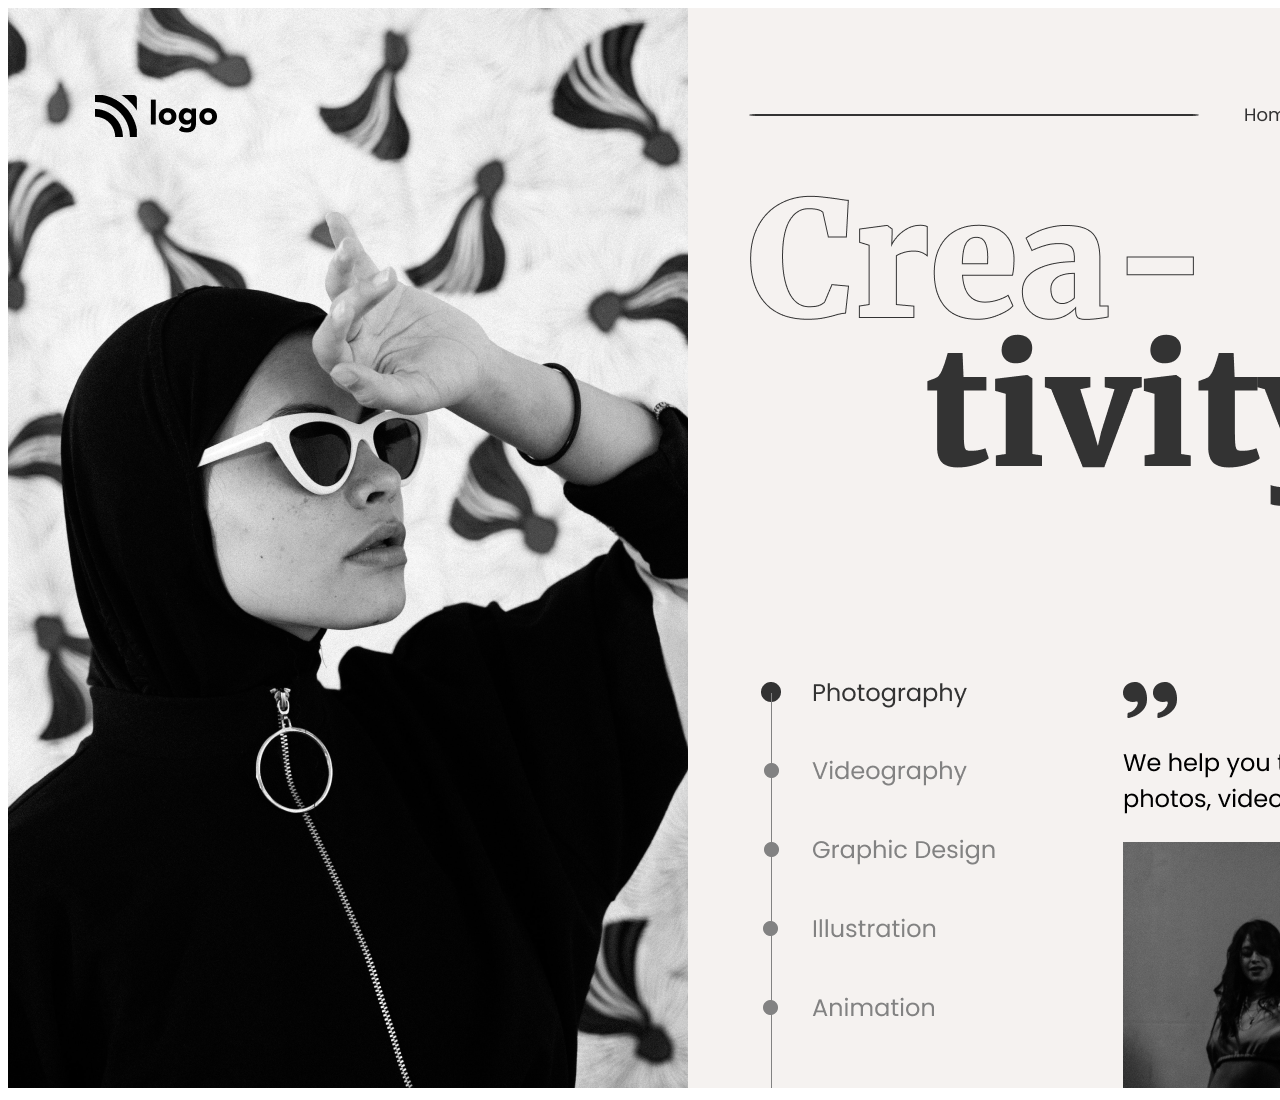
<file: test.html>
<!DOCTYPE html>
<html lang="en">
<head>
    <meta charset="UTF-8">
    <meta http-equiv="X-UA-Compatible" content="IE=edge">
    <meta name="viewport" content="width=device-width, initial-scale=1.0">
    <title>Document</title>
</head>
<body>
    <img src="./14.png" alt="">
</body>
</html>
</file>
